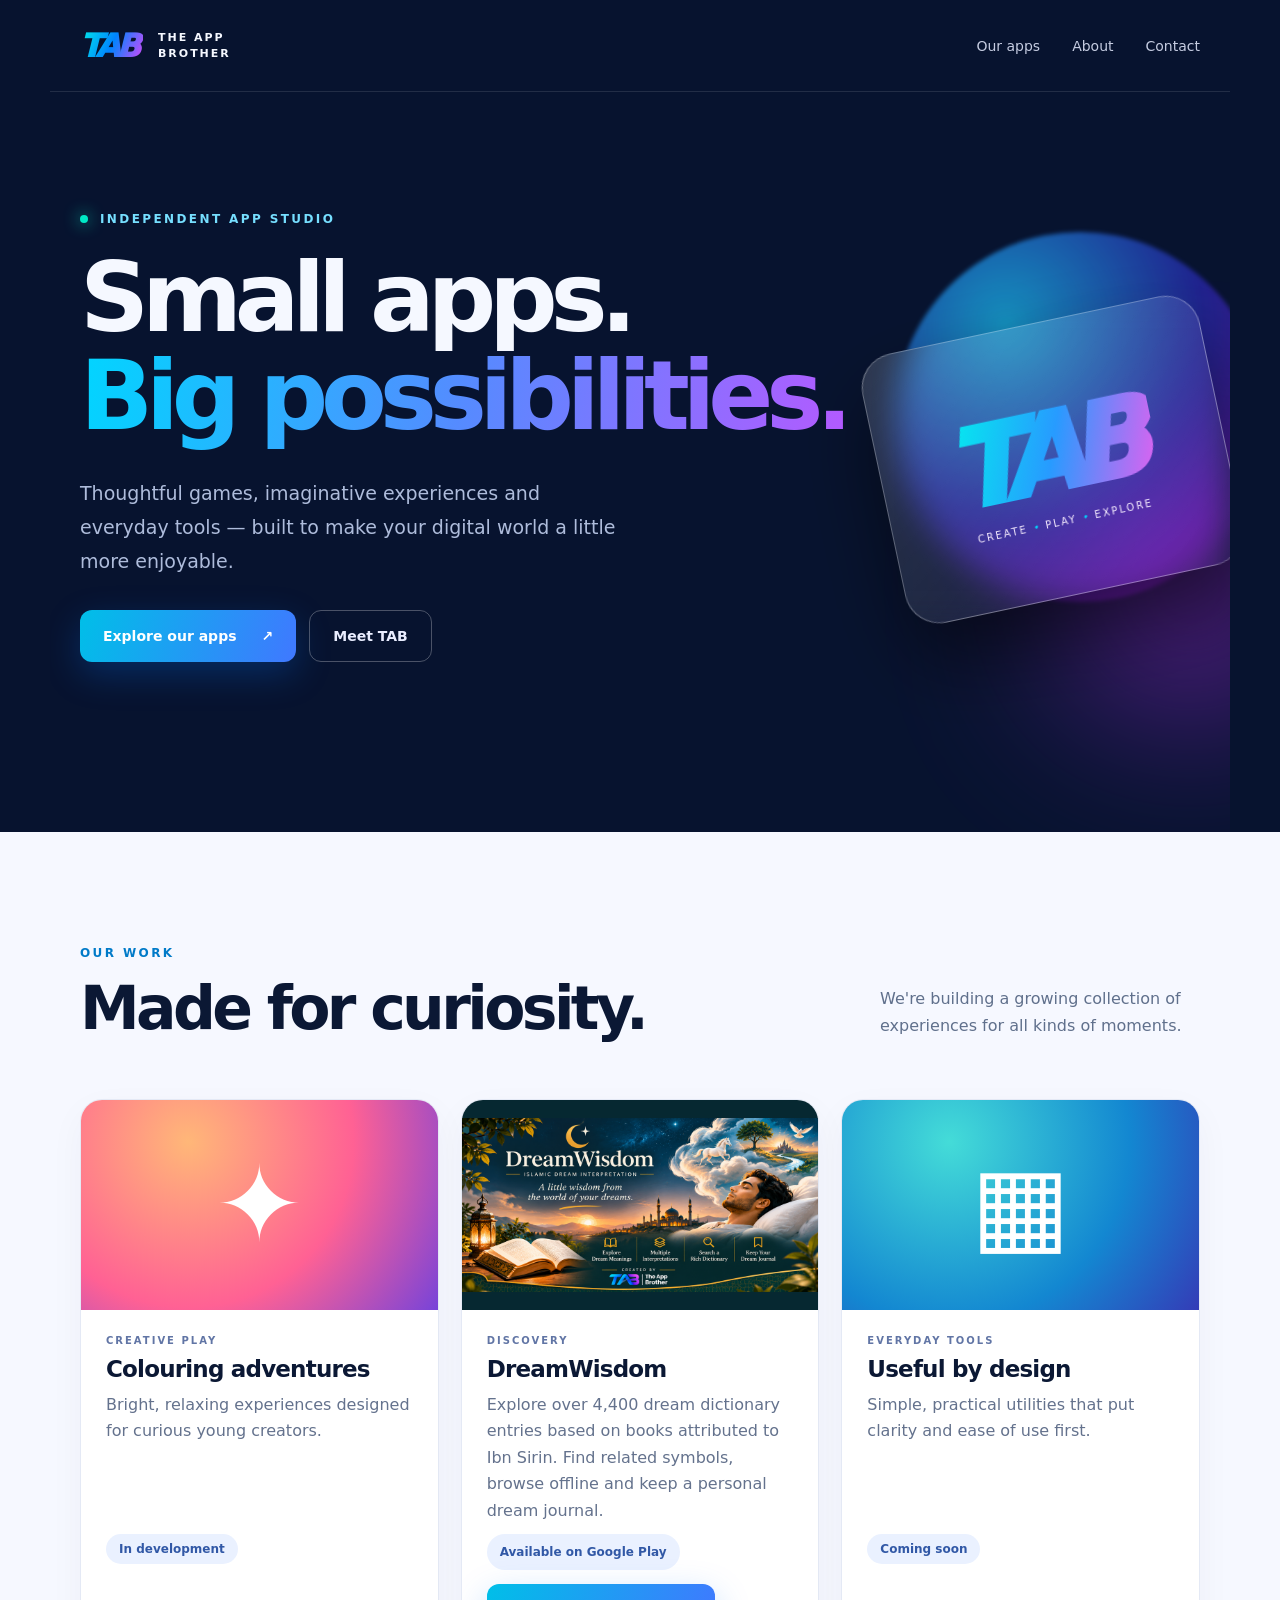
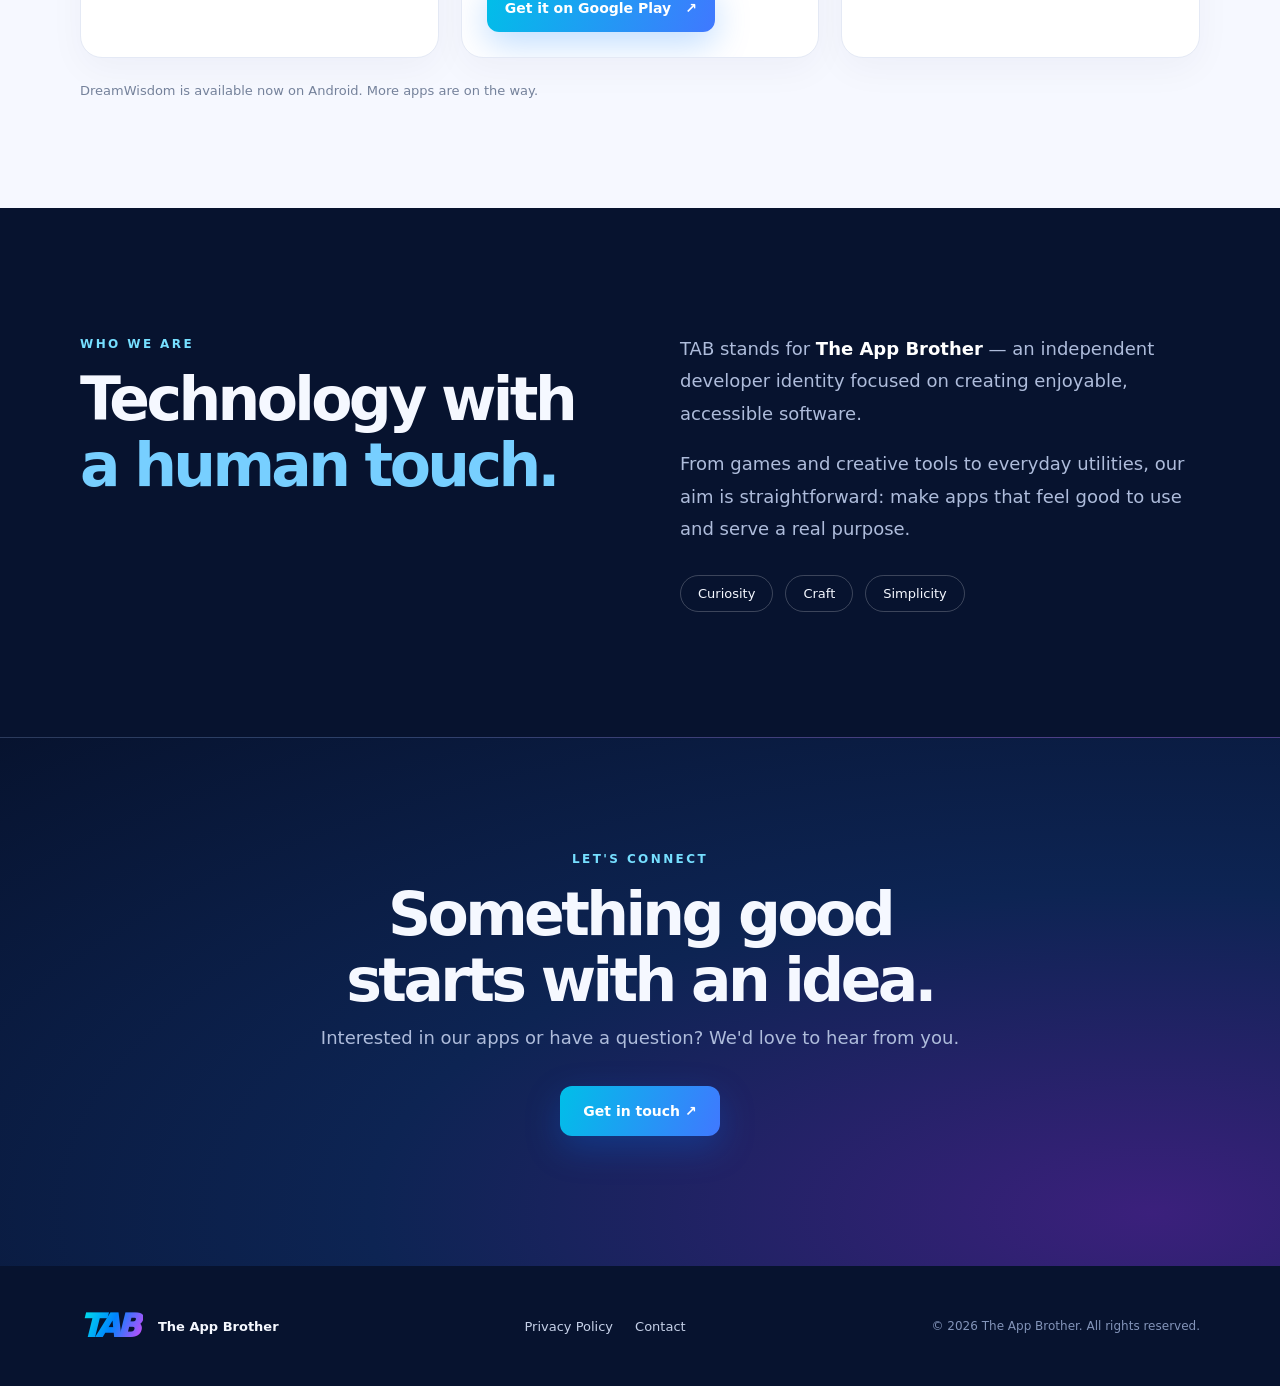
<file: index.html>
<!doctype html><html lang="en"><head><meta charset="utf-8"><meta name="viewport" content="width=device-width,initial-scale=1"><meta name="theme-color" content="#07132f"><meta name="description" content="TAB — The App Brother creates games, creative experiences and useful apps for everyday life."><title>TAB — The App Brother</title><link rel="icon" href="favicon.svg" type="image/svg+xml"><link rel="stylesheet" href="styles.css"><script async src="https://pagead2.googlesyndication.com/pagead/js/adsbygoogle.js?client=ca-pub-8502510907211006"
     crossorigin="anonymous"></script>
</head><body><header class="nav wrap"><a class="brand" href="#home" aria-label="TAB home"><span class="symbol">TAB</span><span class="brandname">THE APP<br>BROTHER</span></a><nav><a href="#apps">Our apps</a><a href="#about">About</a><a href="#contact">Contact</a></nav></header><main id="home"><section class="hero wrap"><div class="eyebrow"><span class="dot"></span> INDEPENDENT APP STUDIO</div><h1>Small apps.<br><span>Big possibilities.</span></h1><p>Thoughtful games, imaginative experiences and everyday tools — built to make your digital world a little more enjoyable.</p><div class="actions"><a class="btn primary" href="#apps">Explore our apps <span>↗</span></a><a class="btn secondary" href="#about">Meet TAB</a></div><div class="hero-art" aria-hidden="true"><div class="orb orb1"></div><div class="orb orb2"></div><div class="glass"><div class="glasslogo">TAB</div><div class="glasscaption">CREATE <i>•</i> PLAY <i>•</i> EXPLORE</div></div></div></section><section class="apps-section" id="apps"><div class="wrap"><div class="sectiontop"><div><span class="kicker">OUR WORK</span><h2>Made for curiosity.</h2></div><p>We're building a growing collection of experiences for all kinds of moments.</p></div><div class="cards"><article class="appcard"><div class="art art1"><span>✦</span></div><div class="cardbody"><span class="type">CREATIVE PLAY</span><h3>Colouring adventures</h3><p>Bright, relaxing experiences designed for curious young creators.</p><span class="status">In development</span></div></article><article class="appcard"><a class="app-artwork" href="https://play.google.com/store/apps/details?id=com.theappbrother.dreamwisdom" aria-label="Explore DreamWisdom on Google Play"><img src="DreamWisdom_Feature_Graphic_TAB_1024x500.png" alt="DreamWisdom — Islamic dream interpretation. Explore dream meanings, multiple interpretations, dictionary search and a dream journal. Created by The App Brother." width="1024" height="500" loading="lazy" ></a><div class="cardbody"><span class="type">DISCOVERY</span><h3>DreamWisdom</h3><p>Explore over 4,400 dream dictionary entries based on books attributed to Ibn Sirin. Find related symbols, browse offline and keep a personal dream journal.</p><p><span class="status">Available on Google Play</span></p><a class="btn primary" href="https://play.google.com/store/apps/details?id=com.theappbrother.dreamwisdom" aria-label="Get DreamWisdom on Google Play">Get it on Google Play <span aria-hidden="true">↗</span></a></div></article><article class="appcard"><div class="art art3"><span>▦</span></div><div class="cardbody"><span class="type">EVERYDAY TOOLS</span><h3>Useful by design</h3><p>Simple, practical utilities that put clarity and ease of use first.</p><span class="status">Coming soon</span></div></article></div><p class="note">DreamWisdom is available now on Android. More apps are on the way.</p></div></section><section class="about wrap" id="about"><div><span class="kicker">WHO WE ARE</span><h2>Technology with<br><em>a human touch.</em></h2></div><div><p>TAB stands for <strong>The App Brother</strong> — an independent developer identity focused on creating enjoyable, accessible software.</p><p>From games and creative tools to everyday utilities, our aim is straightforward: make apps that feel good to use and serve a real purpose.</p><div class="values"><span>Curiosity</span><span>Craft</span><span>Simplicity</span></div></div></section><section class="contact-section" id="contact"><div class="wrap contact"><span class="kicker">LET'S CONNECT</span><h2>Something good<br>starts with an idea.</h2><p>Interested in our apps or have a question? We'd love to hear from you.</p><a class="btn primary" href="mailto:theappbrother@gmail.com">Get in touch ↗</a></div></section></main><footer class="wrap"><div class="footerbrand"><span class="symbol">TAB</span><span>The App Brother</span></div><div class="footerlinks"><a href="privacy.html">Privacy Policy</a><a href="mailto:theappbrother@gmail.com">Contact</a></div><span class="copyright">© <span id="year"></span> The App Brother. All rights reserved.</span></footer><script>document.getElementById('year').textContent=new Date().getFullYear()</script></body></html>
</file>
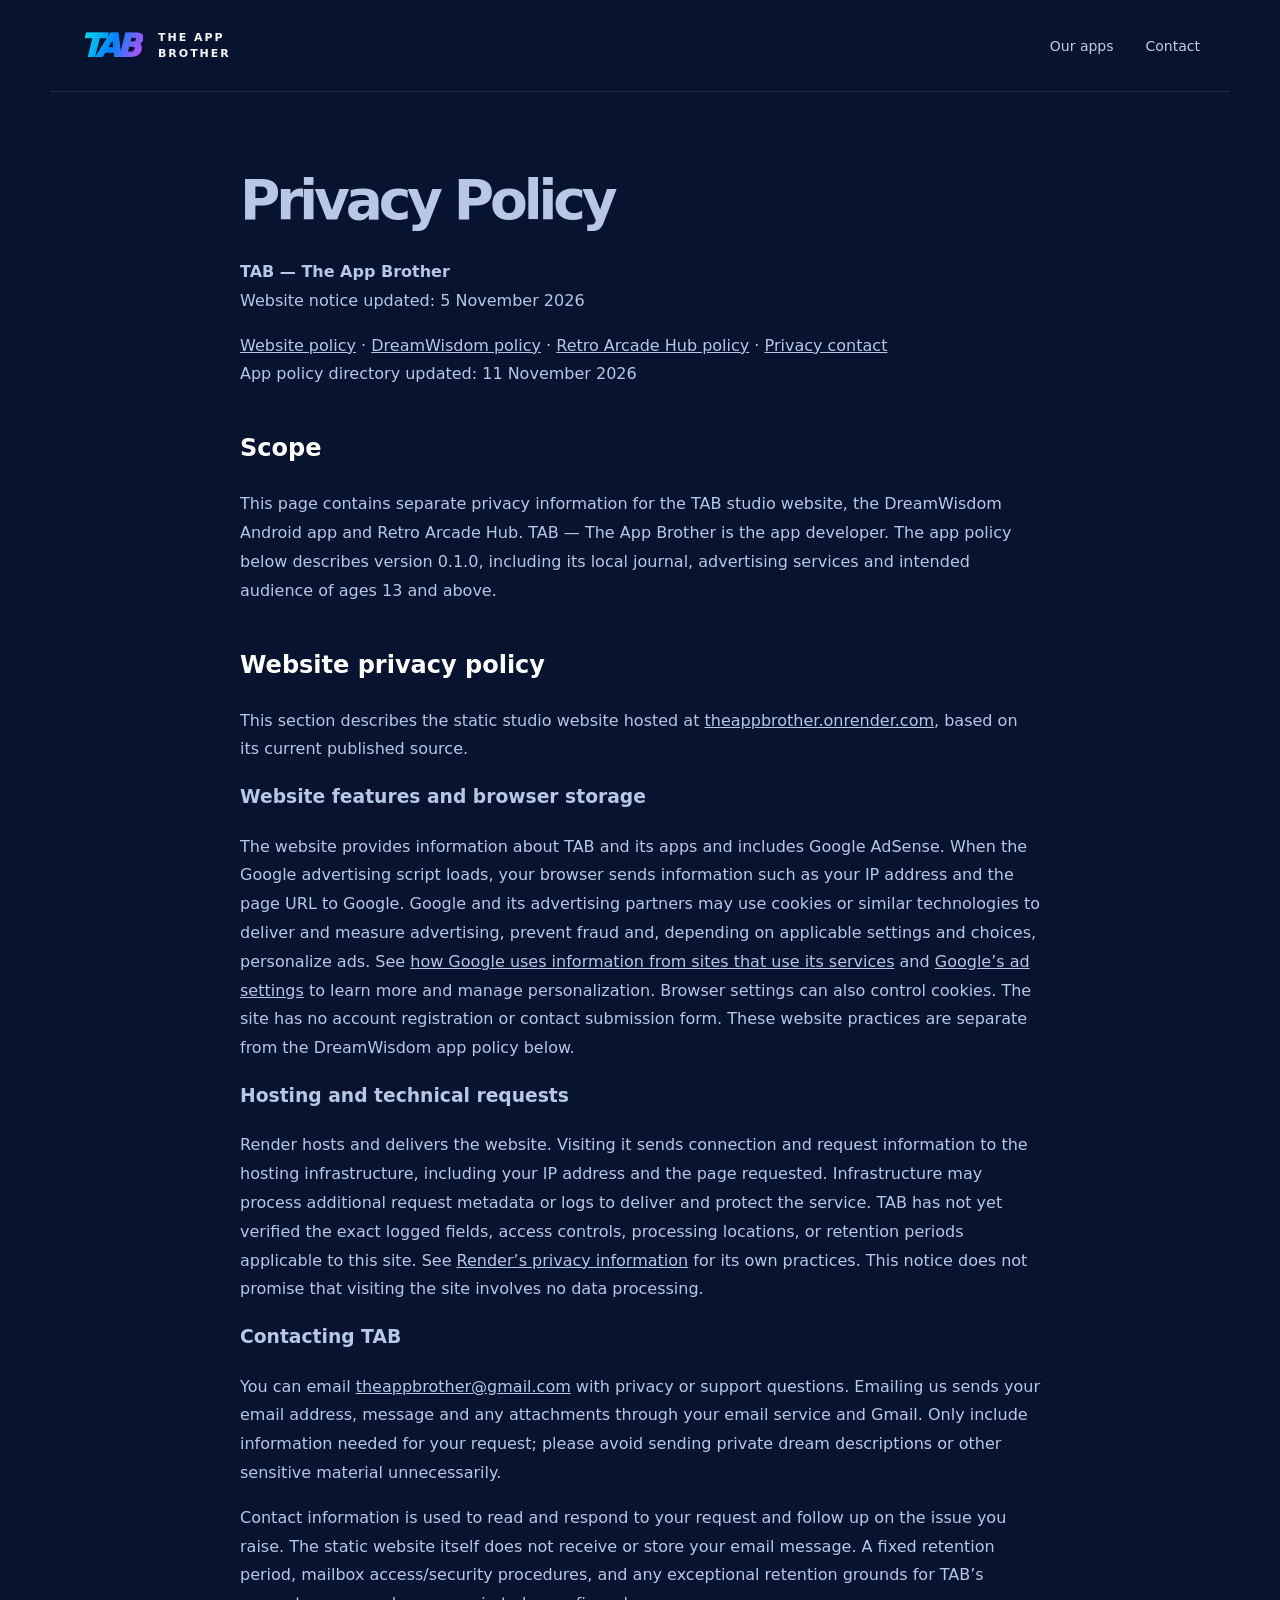
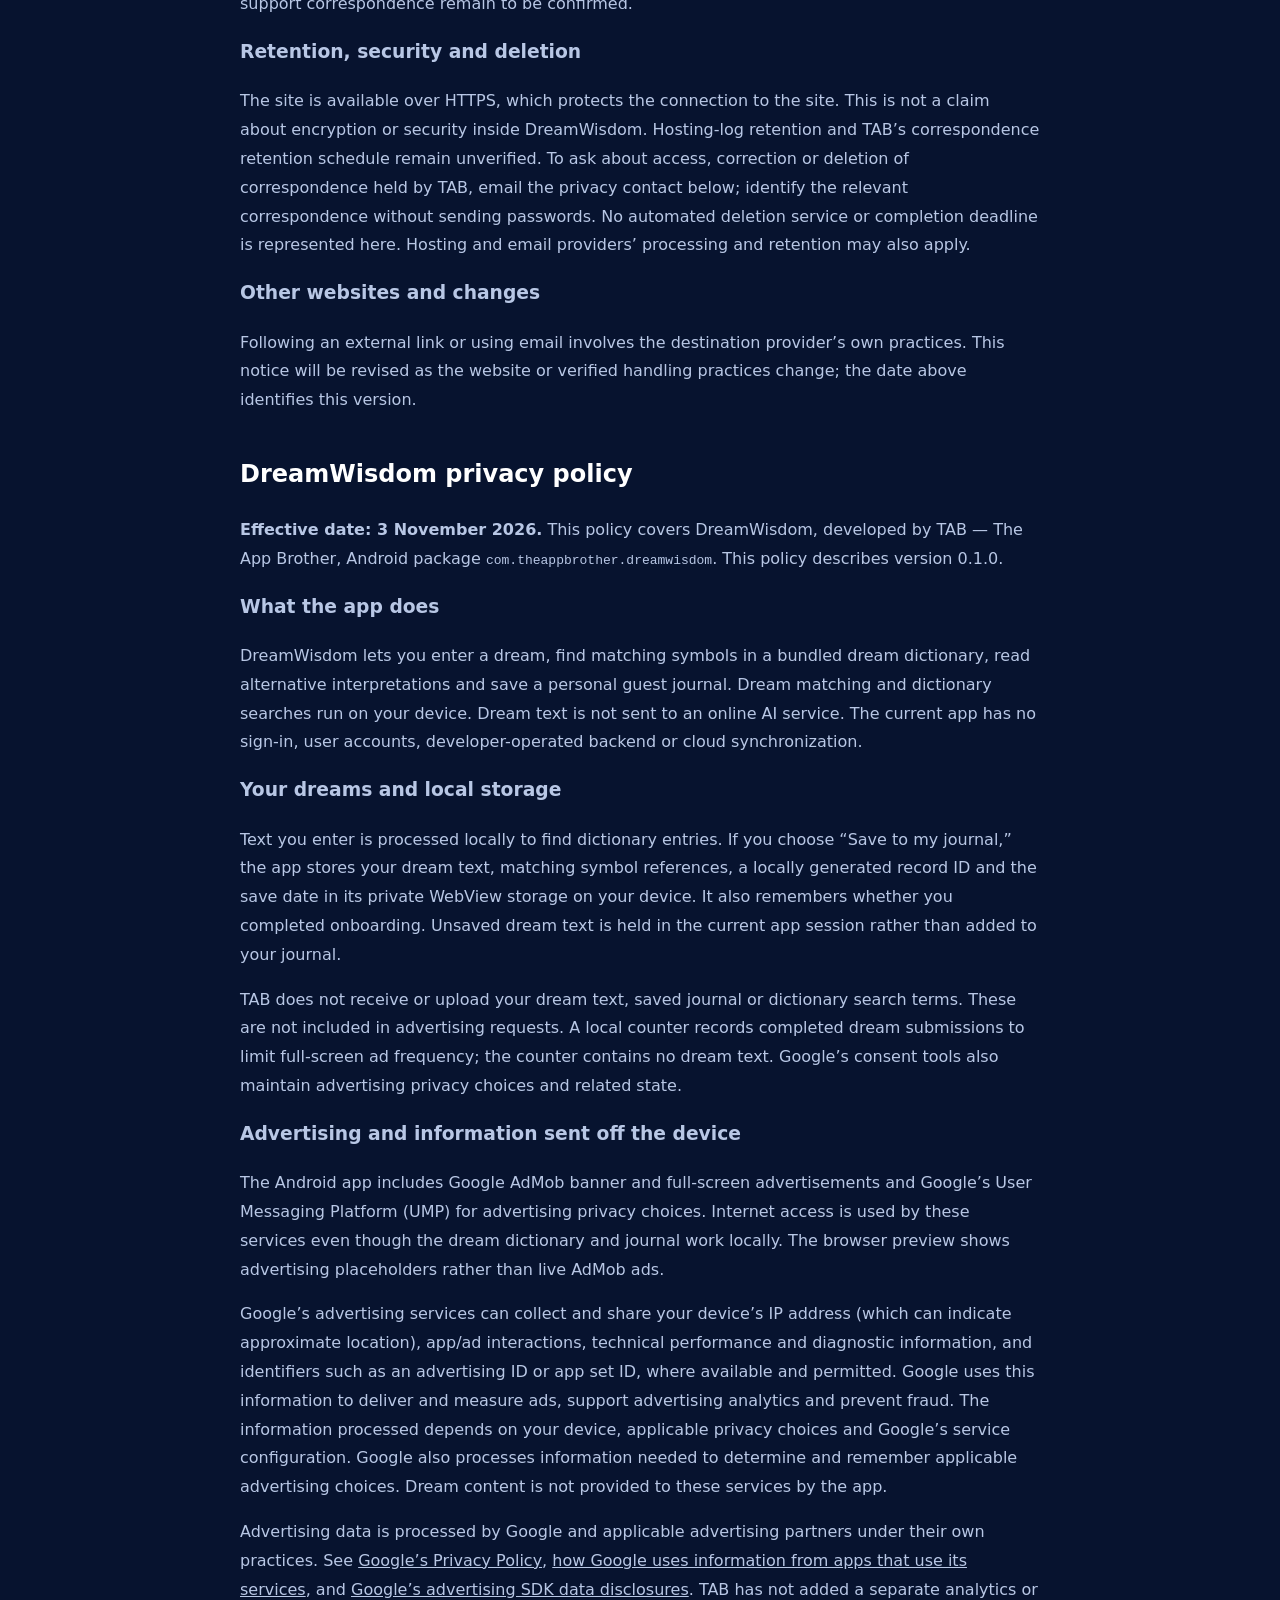
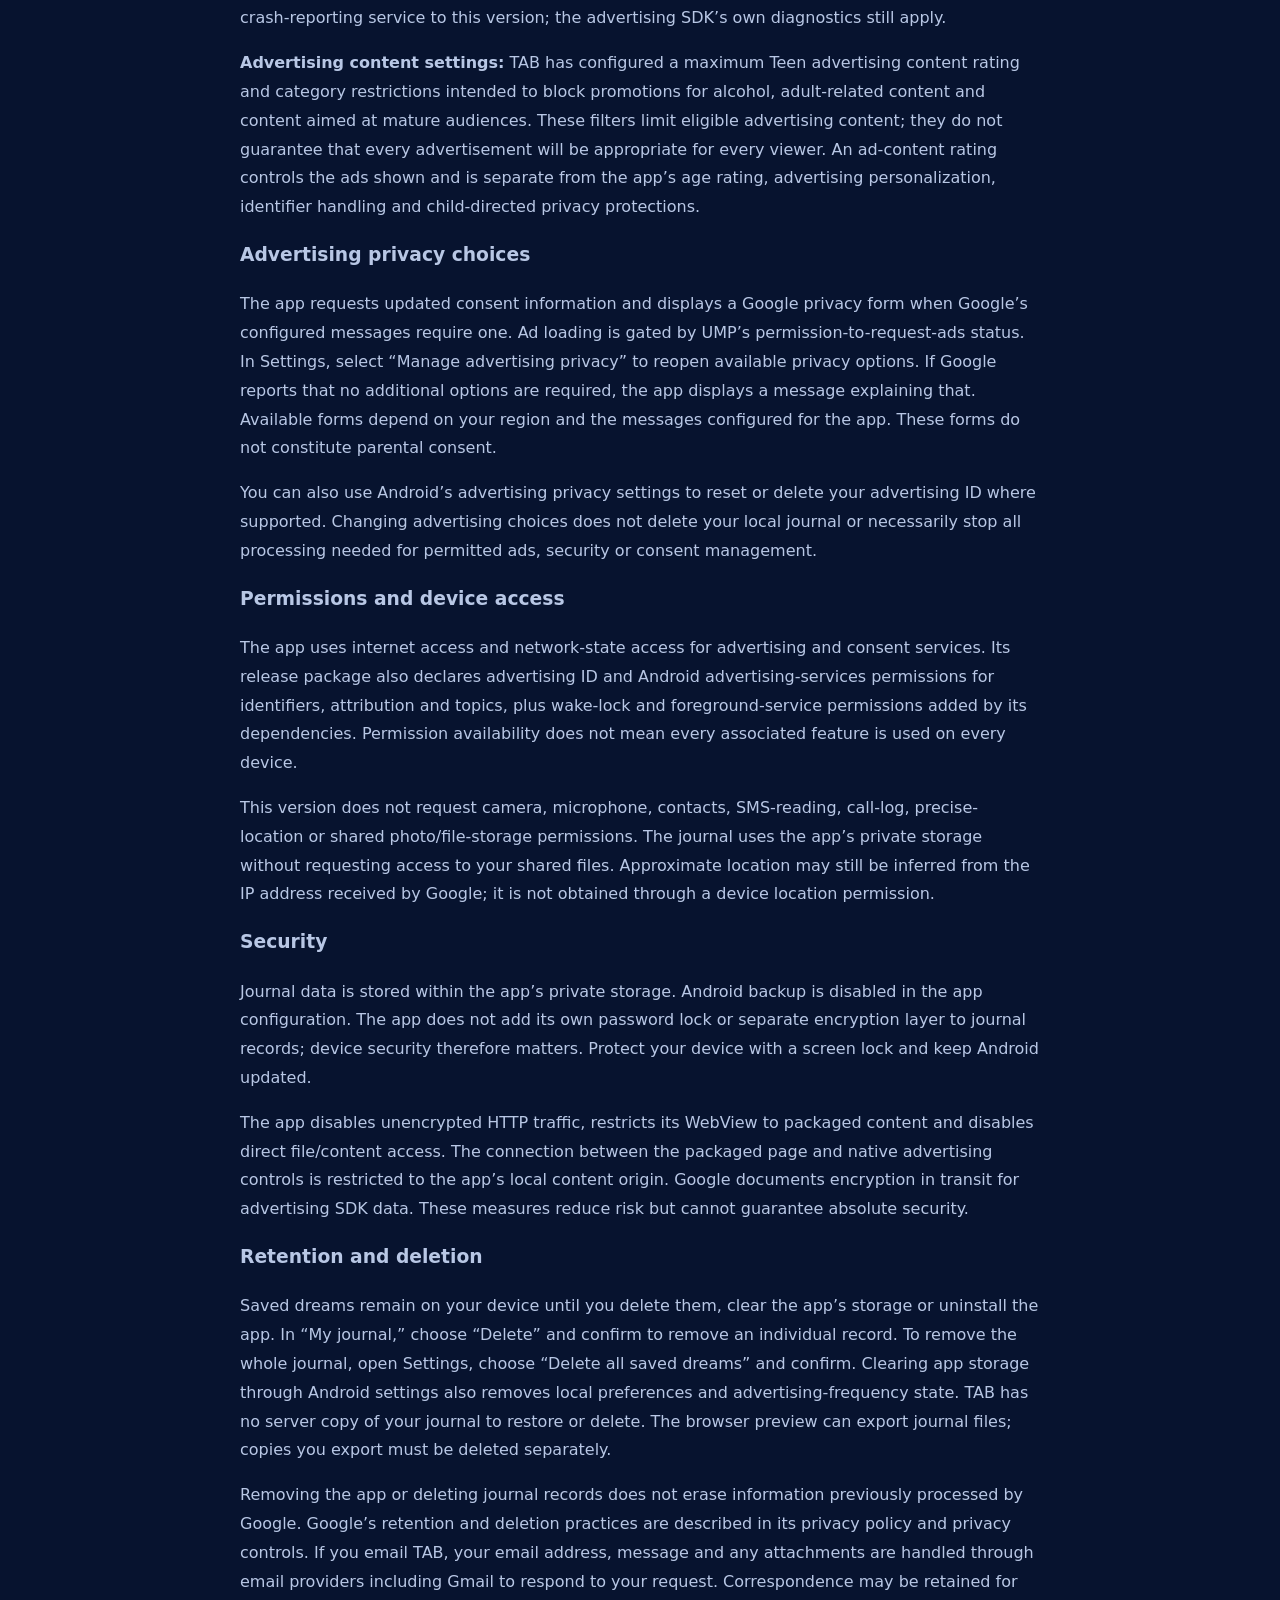
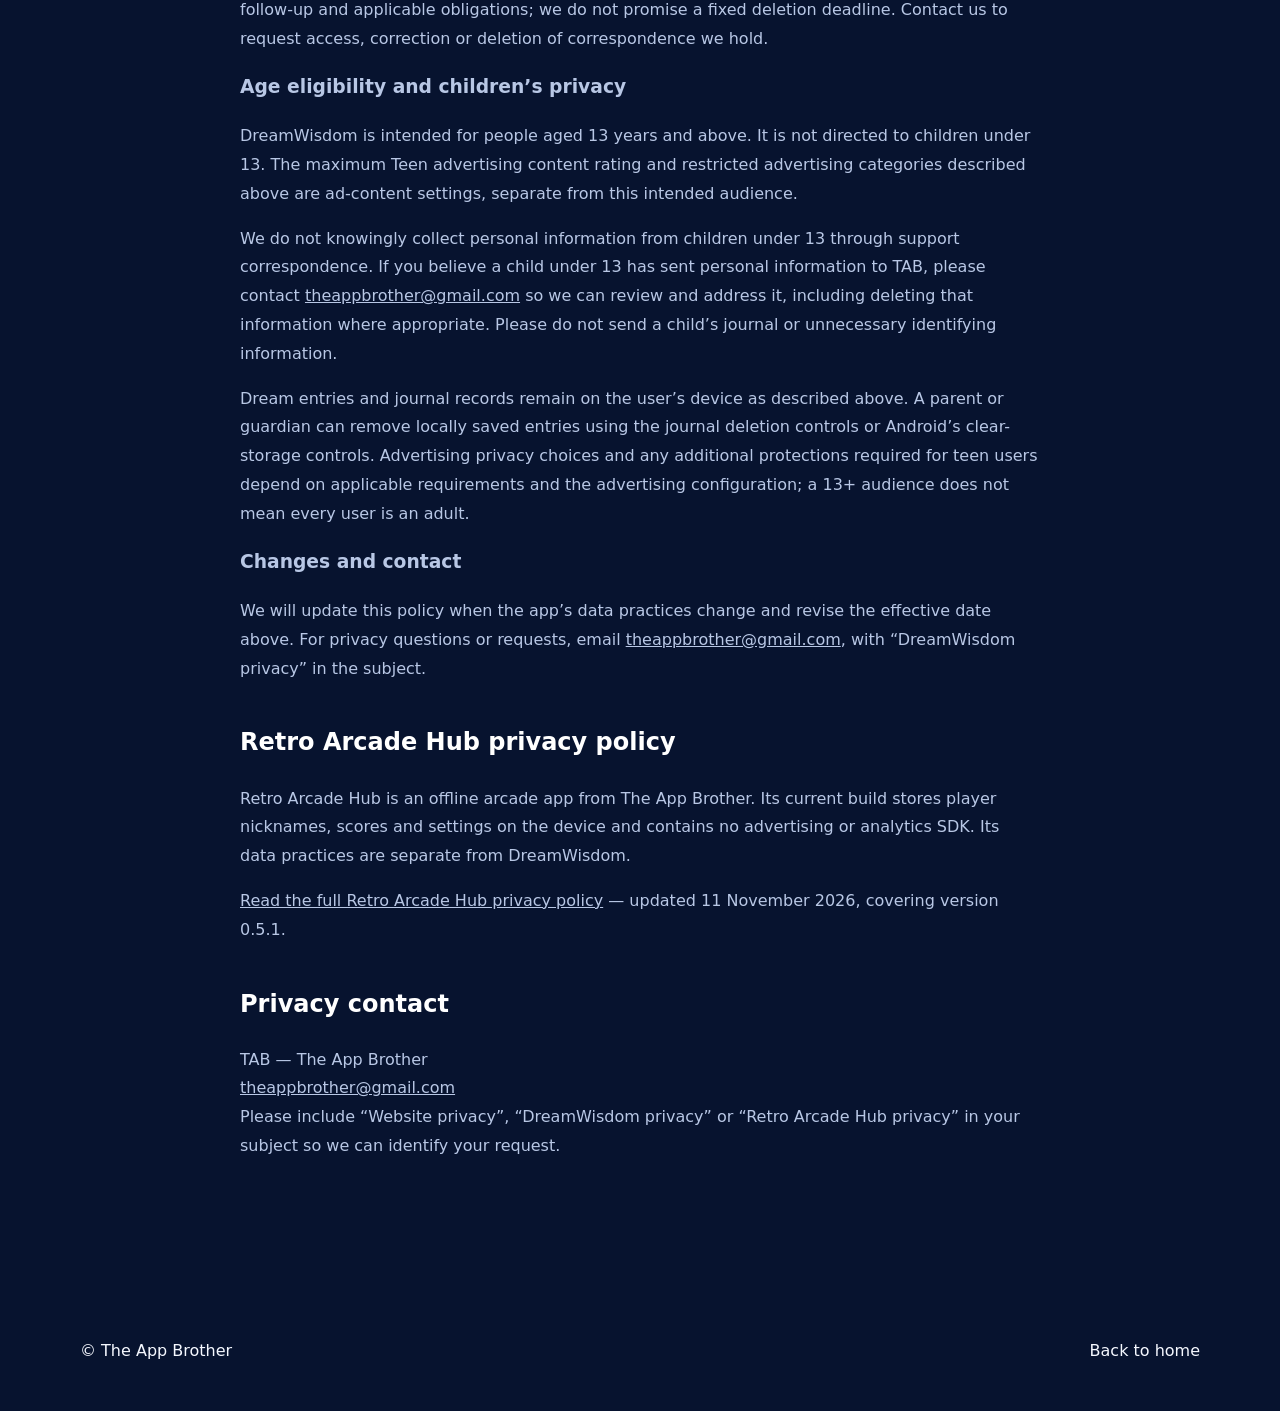
<file: privacy.html>
<!doctype html>
<html lang="en">
<head><meta charset="utf-8"><meta name="viewport" content="width=device-width,initial-scale=1"><meta name="description" content="Privacy policies for DreamWisdom, Retro Arcade Hub and the TAB — The App Brother website."><title>Privacy Policy — TAB / The App Brother</title><link rel="icon" href="favicon.svg" type="image/svg+xml"><link rel="stylesheet" href="styles.css"><script async src="https://pagead2.googlesyndication.com/pagead/js/adsbygoogle.js?client=ca-pub-8502510907211006"
     crossorigin="anonymous"></script>
</head>
<body>
<header class="nav wrap"><a class="brand" href="index.html"><span class="symbol">TAB</span><span class="brandname">THE APP<br>BROTHER</span></a><nav aria-label="Main"><a href="index.html#apps">Our apps</a><a href="#contact">Contact</a></nav></header>
<main class="legal">
<h1>Privacy Policy</h1>
<p><strong>TAB — The App Brother</strong><br>Website notice updated: 5 November 2026</p>
<nav aria-label="Privacy sections"><a href="#website">Website policy</a> · <a href="#dreamwiser">DreamWisdom policy</a> · <a href="retro-arcade-hub-privacy.html">Retro Arcade Hub policy</a> · <a href="#contact">Privacy contact</a></nav>
<p>App policy directory updated: 11 November 2026</p>
<h2 id="scope">Scope</h2>
<p>This page contains separate privacy information for the TAB studio website, the DreamWisdom Android app and Retro Arcade Hub. TAB — The App Brother is the app developer. The app policy below describes version 0.1.0, including its local journal, advertising services and intended audience of ages 13 and above.</p>
<section id="website" aria-labelledby="website-heading">
<h2 id="website-heading">Website privacy policy</h2>
<p>This section describes the static studio website hosted at <a href="https://theappbrother.onrender.com">theappbrother.onrender.com</a>, based on its current published source.</p>
<h3>Website features and browser storage</h3>
<p>The website provides information about TAB and its apps and includes Google AdSense. When the Google advertising script loads, your browser sends information such as your IP address and the page URL to Google. Google and its advertising partners may use cookies or similar technologies to deliver and measure advertising, prevent fraud and, depending on applicable settings and choices, personalize ads. See <a href="https://policies.google.com/technologies/partner-sites">how Google uses information from sites that use its services</a> and <a href="https://adssettings.google.com/">Google’s ad settings</a> to learn more and manage personalization. Browser settings can also control cookies. The site has no account registration or contact submission form. These website practices are separate from the DreamWisdom app policy below.</p>
<h3>Hosting and technical requests</h3>
<p>Render hosts and delivers the website. Visiting it sends connection and request information to the hosting infrastructure, including your IP address and the page requested. Infrastructure may process additional request metadata or logs to deliver and protect the service. TAB has not yet verified the exact logged fields, access controls, processing locations, or retention periods applicable to this site. See <a href="https://render.com/privacy">Render’s privacy information</a> for its own practices. This notice does not promise that visiting the site involves no data processing.</p>
<h3>Contacting TAB</h3>
<p>You can email <a href="mailto:theappbrother@gmail.com">theappbrother@gmail.com</a> with privacy or support questions. Emailing us sends your email address, message and any attachments through your email service and Gmail. Only include information needed for your request; please avoid sending private dream descriptions or other sensitive material unnecessarily.</p>
<p>Contact information is used to read and respond to your request and follow up on the issue you raise. The static website itself does not receive or store your email message. A fixed retention period, mailbox access/security procedures, and any exceptional retention grounds for TAB’s support correspondence remain to be confirmed.</p>
<h3>Retention, security and deletion</h3>
<p>The site is available over HTTPS, which protects the connection to the site. This is not a claim about encryption or security inside DreamWisdom. Hosting-log retention and TAB’s correspondence retention schedule remain unverified. To ask about access, correction or deletion of correspondence held by TAB, email the privacy contact below; identify the relevant correspondence without sending passwords. No automated deletion service or completion deadline is represented here. Hosting and email providers’ processing and retention may also apply.</p>
<h3>Other websites and changes</h3>
<p>Following an external link or using email involves the destination provider’s own practices. This notice will be revised as the website or verified handling practices change; the date above identifies this version.</p>
</section>
<section id="dreamwiser" aria-labelledby="dreamwiser-heading">
<h2 id="dreamwiser-heading">DreamWisdom privacy policy</h2>
<p><strong>Effective date: 3 November 2026.</strong> This policy covers DreamWisdom, developed by TAB — The App Brother, Android package <code>com.theappbrother.dreamwisdom</code>. This policy describes version 0.1.0.</p>
<h3>What the app does</h3>
<p>DreamWisdom lets you enter a dream, find matching symbols in a bundled dream dictionary, read alternative interpretations and save a personal guest journal. Dream matching and dictionary searches run on your device. Dream text is not sent to an online AI service. The current app has no sign-in, user accounts, developer-operated backend or cloud synchronization.</p>
<h3>Your dreams and local storage</h3>
<p>Text you enter is processed locally to find dictionary entries. If you choose “Save to my journal,” the app stores your dream text, matching symbol references, a locally generated record ID and the save date in its private WebView storage on your device. It also remembers whether you completed onboarding. Unsaved dream text is held in the current app session rather than added to your journal.</p>
<p>TAB does not receive or upload your dream text, saved journal or dictionary search terms. These are not included in advertising requests. A local counter records completed dream submissions to limit full-screen ad frequency; the counter contains no dream text. Google’s consent tools also maintain advertising privacy choices and related state.</p>
<h3>Advertising and information sent off the device</h3>
<p>The Android app includes Google AdMob banner and full-screen advertisements and Google’s User Messaging Platform (UMP) for advertising privacy choices. Internet access is used by these services even though the dream dictionary and journal work locally. The browser preview shows advertising placeholders rather than live AdMob ads.</p>
<p>Google’s advertising services can collect and share your device’s IP address (which can indicate approximate location), app/ad interactions, technical performance and diagnostic information, and identifiers such as an advertising ID or app set ID, where available and permitted. Google uses this information to deliver and measure ads, support advertising analytics and prevent fraud. The information processed depends on your device, applicable privacy choices and Google’s service configuration. Google also processes information needed to determine and remember applicable advertising choices. Dream content is not provided to these services by the app.</p>
<p>Advertising data is processed by Google and applicable advertising partners under their own practices. See <a href="https://policies.google.com/privacy">Google’s Privacy Policy</a>, <a href="https://policies.google.com/technologies/partner-sites">how Google uses information from apps that use its services</a>, and <a href="https://developers.google.com/admob/android/privacy/play-data-disclosure">Google’s advertising SDK data disclosures</a>. TAB has not added a separate analytics or crash-reporting service to this version; the advertising SDK’s own diagnostics still apply.</p>
<p><strong>Advertising content settings:</strong> TAB has configured a maximum Teen advertising content rating and category restrictions intended to block promotions for alcohol, adult-related content and content aimed at mature audiences. These filters limit eligible advertising content; they do not guarantee that every advertisement will be appropriate for every viewer. An ad-content rating controls the ads shown and is separate from the app’s age rating, advertising personalization, identifier handling and child-directed privacy protections.</p>
<h3>Advertising privacy choices</h3>
<p>The app requests updated consent information and displays a Google privacy form when Google’s configured messages require one. Ad loading is gated by UMP’s permission-to-request-ads status. In Settings, select “Manage advertising privacy” to reopen available privacy options. If Google reports that no additional options are required, the app displays a message explaining that. Available forms depend on your region and the messages configured for the app. These forms do not constitute parental consent.</p>
<p>You can also use Android’s advertising privacy settings to reset or delete your advertising ID where supported. Changing advertising choices does not delete your local journal or necessarily stop all processing needed for permitted ads, security or consent management.</p>
<h3>Permissions and device access</h3>
<p>The app uses internet access and network-state access for advertising and consent services. Its release package also declares advertising ID and Android advertising-services permissions for identifiers, attribution and topics, plus wake-lock and foreground-service permissions added by its dependencies. Permission availability does not mean every associated feature is used on every device.</p>
<p>This version does not request camera, microphone, contacts, SMS-reading, call-log, precise-location or shared photo/file-storage permissions. The journal uses the app’s private storage without requesting access to your shared files. Approximate location may still be inferred from the IP address received by Google; it is not obtained through a device location permission.</p>
<h3>Security</h3>
<p>Journal data is stored within the app’s private storage. Android backup is disabled in the app configuration. The app does not add its own password lock or separate encryption layer to journal records; device security therefore matters. Protect your device with a screen lock and keep Android updated.</p>
<p>The app disables unencrypted HTTP traffic, restricts its WebView to packaged content and disables direct file/content access. The connection between the packaged page and native advertising controls is restricted to the app’s local content origin. Google documents encryption in transit for advertising SDK data. These measures reduce risk but cannot guarantee absolute security.</p>
<h3>Retention and deletion</h3>
<p>Saved dreams remain on your device until you delete them, clear the app’s storage or uninstall the app. In “My journal,” choose “Delete” and confirm to remove an individual record. To remove the whole journal, open Settings, choose “Delete all saved dreams” and confirm. Clearing app storage through Android settings also removes local preferences and advertising-frequency state. TAB has no server copy of your journal to restore or delete. The browser preview can export journal files; copies you export must be deleted separately.</p>
<p>Removing the app or deleting journal records does not erase information previously processed by Google. Google’s retention and deletion practices are described in its privacy policy and privacy controls. If you email TAB, your email address, message and any attachments are handled through email providers including Gmail to respond to your request. Correspondence may be retained for follow-up and applicable obligations; we do not promise a fixed deletion deadline. Contact us to request access, correction or deletion of correspondence we hold.</p>
<h3>Age eligibility and children’s privacy</h3>
<p>DreamWisdom is intended for people aged 13 years and above. It is not directed to children under 13. The maximum Teen advertising content rating and restricted advertising categories described above are ad-content settings, separate from this intended audience.</p>
<p>We do not knowingly collect personal information from children under 13 through support correspondence. If you believe a child under 13 has sent personal information to TAB, please contact <a href="mailto:theappbrother@gmail.com?subject=DreamWisdom%20privacy%20question">theappbrother@gmail.com</a> so we can review and address it, including deleting that information where appropriate. Please do not send a child’s journal or unnecessary identifying information.</p>
<p>Dream entries and journal records remain on the user’s device as described above. A parent or guardian can remove locally saved entries using the journal deletion controls or Android’s clear-storage controls. Advertising privacy choices and any additional protections required for teen users depend on applicable requirements and the advertising configuration; a 13+ audience does not mean every user is an adult.</p>
<h3>Changes and contact</h3>
<p>We will update this policy when the app’s data practices change and revise the effective date above. For privacy questions or requests, email <a href="mailto:theappbrother@gmail.com?subject=DreamWisdom%20privacy%20question">theappbrother@gmail.com</a>, with “DreamWisdom privacy” in the subject.</p>
</section>
<section id="retro-arcade-hub" aria-labelledby="retro-arcade-hub-heading">
<h2 id="retro-arcade-hub-heading">Retro Arcade Hub privacy policy</h2>
<p>Retro Arcade Hub is an offline arcade app from The App Brother. Its current build stores player nicknames, scores and settings on the device and contains no advertising or analytics SDK. Its data practices are separate from DreamWisdom.</p>
<p><a href="retro-arcade-hub-privacy.html">Read the full Retro Arcade Hub privacy policy</a> — updated 11 November 2026, covering version 0.5.1.</p>
</section>
<section id="contact"><h2>Privacy contact</h2><p>TAB — The App Brother<br><a href="mailto:theappbrother@gmail.com">theappbrother@gmail.com</a><br>Please include “Website privacy”, “DreamWisdom privacy” or “Retro Arcade Hub privacy” in your subject so we can identify your request.</p></section>
</main>
<footer class="wrap"><span>© The App Brother</span><a href="index.html">Back to home</a></footer>
</body></html>
</file>
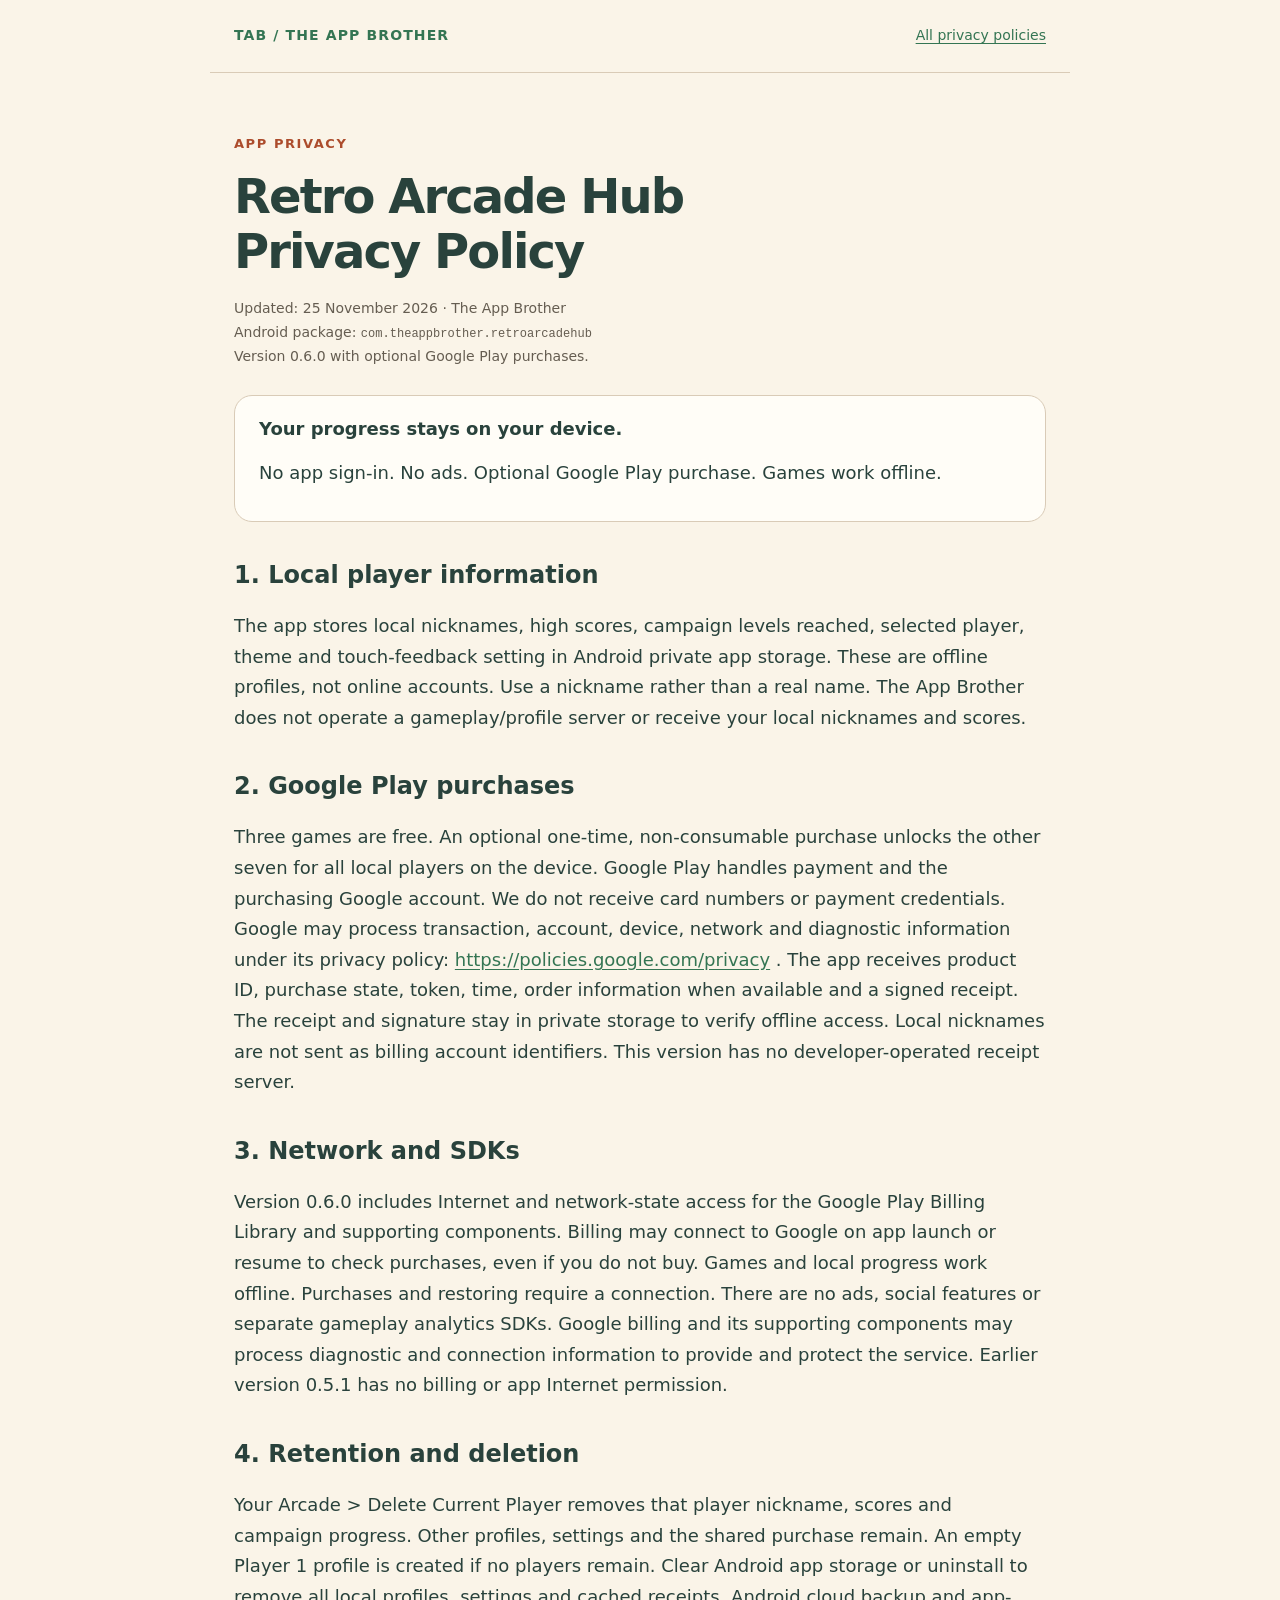
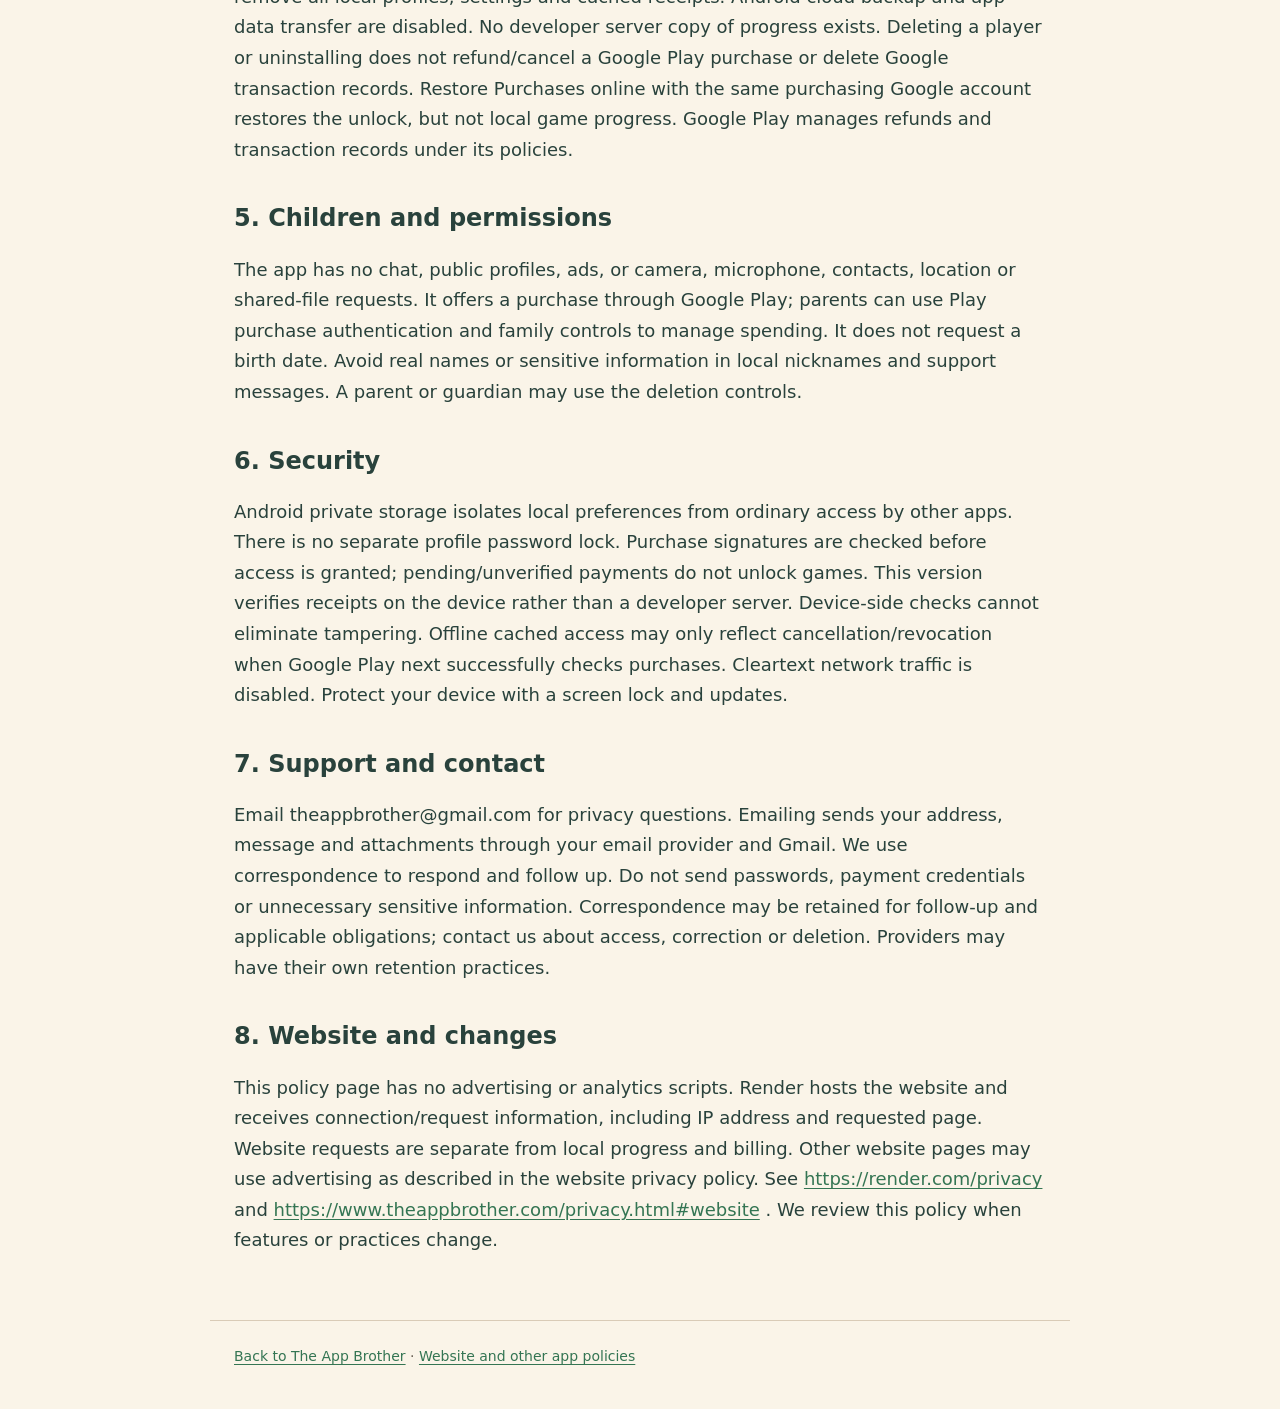
<file: retro-arcade-hub-privacy.html>
<!doctype html>
<html lang="en">
<head>
<meta charset="utf-8">
<meta name="viewport" content="width=device-width,initial-scale=1">
<meta name="theme-color" content="#faf4e8">
<meta name="description" content="Privacy policy for Retro Arcade Hub by The App Brother: offline profiles, local scores and settings, and deletion controls.">
<title>Retro Arcade Hub — Privacy Policy | The App Brother</title>
<link rel="canonical" href="https://www.theappbrother.com/retro-arcade-hub-privacy.html">
<link rel="icon" href="favicon.svg" type="image/svg+xml">
<style>
:root{color-scheme:light;--paper:#faf4e8;--ink:#29423c;--muted:#655d51;--line:#d9cbb7;--accent:#347553}
*{box-sizing:border-box}body{margin:0;background:var(--paper);color:var(--ink);font:18px/1.7 system-ui,-apple-system,BlinkMacSystemFont,"Segoe UI",sans-serif}
a{color:var(--accent);text-underline-offset:3px}a:focus-visible{outline:3px solid #ac4c2c;outline-offset:4px}
header,main,footer{max-width:860px;margin:auto;padding:24px}header{display:flex;justify-content:space-between;align-items:center;gap:20px;border-bottom:1px solid var(--line);font-size:14px}
.brand{font-weight:800;letter-spacing:.08em;text-decoration:none}main{padding-top:46px;padding-bottom:50px}h1{font-size:clamp(32px,6vw,48px);line-height:1.15;letter-spacing:-.04em;margin:12px 0 18px}h2{font-size:24px;line-height:1.3;margin-top:38px}p,ul{margin:14px 0}.eyebrow{font-size:13px;text-transform:uppercase;letter-spacing:.12em;font-weight:700;color:#ac4c2c}.summary{border:1px solid var(--line);background:#fffdf7;border-radius:18px;padding:18px 24px;margin:26px 0}.summary ul{padding-left:22px}code{overflow-wrap:anywhere;font-size:.86em}.meta,footer{color:var(--muted);font-size:14px}footer{border-top:1px solid var(--line);padding-bottom:40px}@media(max-width:550px){body{font-size:16px}header{flex-wrap:wrap}header,main,footer{padding-left:20px;padding-right:20px}.summary{padding:14px 18px}h2{font-size:21px}}
</style>
</head>
<body>
<header><a class="brand" href="index.html">TAB / THE APP BROTHER</a><a href="privacy.html">All privacy policies</a></header>
<main id="main"><p class="eyebrow">App privacy</p><h1>Retro Arcade Hub<br>Privacy Policy</h1><p class="meta">Updated: 25 November 2026 · The App Brother<br>Android package: <code>com.theappbrother.retroarcadehub</code><br>Version 0.6.0 with optional Google Play purchases.</p><div class="summary"><strong>Your progress stays on your device.</strong><p>No app sign-in. No ads. Optional Google Play purchase. Games work offline.</p></div><h2>1. Local player information</h2><p>The app stores local nicknames, high scores, campaign levels reached, selected player, theme and touch-feedback setting in Android private app storage. These are offline profiles, not online accounts. Use a nickname rather than a real name. The App Brother does not operate a gameplay/profile server or receive your local nicknames and scores.</p>
<h2>2. Google Play purchases</h2><p>Three games are free. An optional one-time, non-consumable purchase unlocks the other seven for all local players on the device. Google Play handles payment and the purchasing Google account. We do not receive card numbers or payment credentials. Google may process transaction, account, device, network and diagnostic information under its privacy policy: <a href="https://policies.google.com/privacy">https://policies.google.com/privacy</a> . The app receives product ID, purchase state, token, time, order information when available and a signed receipt. The receipt and signature stay in private storage to verify offline access. Local nicknames are not sent as billing account identifiers. This version has no developer-operated receipt server.</p>
<h2>3. Network and SDKs</h2><p>Version 0.6.0 includes Internet and network-state access for the Google Play Billing Library and supporting components. Billing may connect to Google on app launch or resume to check purchases, even if you do not buy. Games and local progress work offline. Purchases and restoring require a connection. There are no ads, social features or separate gameplay analytics SDKs. Google billing and its supporting components may process diagnostic and connection information to provide and protect the service. Earlier version 0.5.1 has no billing or app Internet permission.</p>
<h2>4. Retention and deletion</h2><p>Your Arcade &gt; Delete Current Player removes that player nickname, scores and campaign progress. Other profiles, settings and the shared purchase remain. An empty Player 1 profile is created if no players remain. Clear Android app storage or uninstall to remove all local profiles, settings and cached receipts. Android cloud backup and app-data transfer are disabled. No developer server copy of progress exists. Deleting a player or uninstalling does not refund/cancel a Google Play purchase or delete Google transaction records. Restore Purchases online with the same purchasing Google account restores the unlock, but not local game progress. Google Play manages refunds and transaction records under its policies.</p>
<h2>5. Children and permissions</h2><p>The app has no chat, public profiles, ads, or camera, microphone, contacts, location or shared-file requests. It offers a purchase through Google Play; parents can use Play purchase authentication and family controls to manage spending. It does not request a birth date. Avoid real names or sensitive information in local nicknames and support messages. A parent or guardian may use the deletion controls.</p>
<h2>6. Security</h2><p>Android private storage isolates local preferences from ordinary access by other apps. There is no separate profile password lock. Purchase signatures are checked before access is granted; pending/unverified payments do not unlock games. This version verifies receipts on the device rather than a developer server. Device-side checks cannot eliminate tampering. Offline cached access may only reflect cancellation/revocation when Google Play next successfully checks purchases. Cleartext network traffic is disabled. Protect your device with a screen lock and updates.</p>
<h2>7. Support and contact</h2><p>Email theappbrother@gmail.com for privacy questions. Emailing sends your address, message and attachments through your email provider and Gmail. We use correspondence to respond and follow up. Do not send passwords, payment credentials or unnecessary sensitive information. Correspondence may be retained for follow-up and applicable obligations; contact us about access, correction or deletion. Providers may have their own retention practices.</p>
<h2>8. Website and changes</h2><p>This policy page has no advertising or analytics scripts. Render hosts the website and receives connection/request information, including IP address and requested page. Website requests are separate from local progress and billing. Other website pages may use advertising as described in the website privacy policy. See <a href="https://render.com/privacy">https://render.com/privacy</a> and <a href="https://www.theappbrother.com/privacy.html#website">https://www.theappbrother.com/privacy.html#website</a> . We review this policy when features or practices change.</p>
</main>
<footer><a href="index.html">Back to The App Brother</a> · <a href="privacy.html">Website and other app policies</a></footer>
</body>
</html>
</file>
<file: styles.css>
:root{--bg:#07132f;--ink:#f5f8ff;--muted:#aebcdb;--cyan:#00d6ff;--violet:#a348ff;--blue:#0084ff}*{box-sizing:border-box}html{scroll-behavior:smooth}body{margin:0;background:var(--bg);color:var(--ink);font-family:Inter,ui-sans-serif,system-ui,-apple-system,BlinkMacSystemFont,'Segoe UI',sans-serif}a{color:inherit;text-decoration:none}.wrap{max-width:1180px;margin:auto;padding-left:30px;padding-right:30px}.nav{height:92px;display:flex;justify-content:space-between;align-items:center;border-bottom:1px solid #ffffff1c}.brand,.footerbrand{display:flex;align-items:center;gap:15px}.symbol{font-weight:1000;letter-spacing:-.12em;font-size:32px;padding-right:6px;background:linear-gradient(115deg,#00e4e9 5%,#0084ff 50%,#e044f9 100%);background-clip:text;color:transparent;font-style:italic}.brandname{font-size:11px;letter-spacing:.18em;font-weight:800;line-height:1.4}.nav nav{display:flex;gap:32px}.nav nav a{font-size:14px;color:#c5cce1}.nav nav a:hover,.footerlinks a:hover{color:var(--cyan)}.hero{min-height:740px;position:relative;overflow:hidden;padding-top:120px;padding-bottom:100px}.eyebrow,.kicker{font-size:12px;letter-spacing:.2em;font-weight:800;color:#76dfff}.eyebrow{display:flex;align-items:center;gap:12px}.dot{width:8px;height:8px;border-radius:50%;background:#00e9c6;box-shadow:0 0 16px #00e9c6}h1,h2,h3,p{margin-top:0}h1{font-size:clamp(55px,7.5vw,105px);line-height:1.02;letter-spacing:-.075em;margin:24px 0 30px;position:relative;z-index:2}h1 span{background:linear-gradient(100deg,#00d6ff,#558bff,#b45aff);background-clip:text;color:transparent}.hero>p{font-size:19px;line-height:1.8;color:var(--muted);max-width:540px;position:relative;z-index:2}.actions{display:flex;gap:13px;margin-top:32px;position:relative;z-index:2}.btn{display:inline-flex;gap:25px;align-items:center;justify-content:center;border-radius:12px;padding:17px 23px;font-weight:750;font-size:14px}.primary{background:linear-gradient(110deg,#00bfe8,#4078ff);color:#fff;box-shadow:0 12px 35px #0078ff40}.secondary{border:1px solid #ffffff45;color:#e9edff}.hero-art{position:absolute;right:-75px;top:140px;width:550px;height:480px;pointer-events:none}.orb{position:absolute;border-radius:50%;filter:blur(2px)}.orb1{width:370px;height:370px;background:radial-gradient(circle at 30% 25%,#1ac8ff,#2a2bba 52%,#6311a7 80%,transparent);right:40px;top:0;opacity:.7}.orb2{width:230px;height:230px;background:#b42df5;filter:blur(95px);bottom:10px;right:0;opacity:.6}.glass{position:absolute;top:90px;right:80px;width:345px;height:275px;border:1px solid #ffffff50;border-radius:35px;transform:rotate(-12deg);background:linear-gradient(145deg,#ffffff28,#ffffff05);backdrop-filter:blur(16px);box-shadow:0 40px 80px #0008;display:flex;flex-direction:column;align-items:center;justify-content:center}.glasslogo{font-size:108px;font-weight:1000;font-style:italic;letter-spacing:-.13em;padding-right:20px;background:linear-gradient(110deg,#00f5ec,#279bff,#f45bee);background-clip:text;color:transparent}.glasscaption{font-size:10px;letter-spacing:.2em;color:#f7edff}.glasscaption i{color:var(--cyan)}.apps-section{background:#f6f8ff;color:#0b1834;padding:110px 0}.sectiontop{display:flex;justify-content:space-between;align-items:end;gap:40px;margin-bottom:44px}.sectiontop h2,.about h2,.contact h2{font-size:clamp(38px,4.7vw,60px);letter-spacing:-.06em;line-height:1.1;margin:14px 0}.sectiontop p{max-width:320px;line-height:1.7;color:#60708c}.apps-section .kicker{color:#007ac8}.cards{display:grid;grid-template-columns:repeat(3,1fr);gap:22px}.appcard{background:#fff;border:1px solid #e4e9f5;border-radius:22px;overflow:hidden;box-shadow:0 12px 36px #10204c0a}.art{height:210px;display:grid;place-items:center;font-size:105px;color:white}.art1{background:radial-gradient(circle at 30% 20%,#ffb778,#ff6194 55%,#7743d9)}.art2{background:radial-gradient(circle at 40% 20%,#385eb7,#161c5d 65%,#5a268d)}.art3{background:radial-gradient(circle at 30% 20%,#44dcd8,#1387d1 60%,#343cb7)}.cardbody{padding:25px}.type{color:#6175a5;font-size:10px;letter-spacing:.2em;font-weight:850}.cardbody h3{font-size:23px;letter-spacing:-.035em;margin:10px 0}.cardbody p{color:#64728d;line-height:1.65;min-height:76px}.status{display:inline-block;border-radius:100px;background:#eaf1ff;color:#3158a6;padding:8px 13px;font-size:12px;font-weight:750}.note{margin:25px 0 0;color:#75829b;font-size:13px}.about{padding-top:125px;padding-bottom:125px;display:grid;grid-template-columns:1fr 1fr;gap:80px}.about em{font-style:normal;color:#77cfff}.about p{font-size:18px;color:var(--muted);line-height:1.8}.about strong{color:white}.values{display:flex;gap:12px;flex-wrap:wrap;margin-top:30px}.values span{border:1px solid #ffffff36;border-radius:100px;padding:10px 17px;font-size:13px}.contact-section{background:radial-gradient(ellipse at 90% 90%,#3b207c,#0d2453 48%,#07132f);border-top:1px solid #ffffff22}.contact{text-align:center;padding-top:110px;padding-bottom:110px}.contact p{color:var(--muted);font-size:18px}.contact .btn{margin:20px 0}.contact small{display:block;color:#9cafd5;font-size:12px}footer{min-height:120px;display:flex;align-items:center;justify-content:space-between;gap:20px}footer .footerbrand span:last-child{font-size:13px;font-weight:700}.footerlinks{display:flex;gap:22px;font-size:13px;color:#c6d1e8}.copyright{font-size:12px;color:#8394b9}.legal{max-width:850px;margin:80px auto 130px;padding:0 25px;line-height:1.8;color:#b8c7e5}.legal h1{font-size:55px}.legal h2{font-size:24px;margin-top:38px;color:white}.legal a{text-decoration:underline}@media(max-width:900px){.hero-art{opacity:.3;right:-230px}.cards{grid-template-columns:1fr 1fr}.about{gap:30px}}@media(max-width:650px){.nav{height:78px}.nav nav{gap:14px}.nav nav a{font-size:12px}.nav nav a:nth-child(2){display:none}.hero{padding-top:105px;min-height:650px}.hero-art{top:210px;right:-320px;opacity:.23}.hero>p{font-size:16px}.sectiontop{display:block}.cards,.about{grid-template-columns:1fr}.apps-section,.about{padding-top:80px;padding-bottom:80px}.about{gap:20px}footer{padding-top:30px;padding-bottom:30px;flex-wrap:wrap}.copyright{width:100%}.actions{flex-wrap:wrap}}
/* Keep app artwork and content aligned across the row. */
.appcard{display:flex;flex-direction:column}.appcard>.app-artwork{display:flex;height:210px;align-items:center;justify-content:center;background:#062831;overflow:hidden}.app-artwork img{display:block;width:100%;height:100%;object-fit:contain}.cardbody{display:grid;grid-template-rows:auto auto minmax(132px,1fr) 36px 52px;gap:10px;flex:1}.cardbody .type{grid-row:1}.cardbody h3{grid-row:2;margin:0}.cardbody>p:first-of-type{grid-row:3;min-height:0;margin:0}.cardbody>.status,.cardbody>p:has(.status){grid-row:4;align-self:start;justify-self:start;margin:0;min-height:0}.cardbody>.btn{grid-row:5;align-self:end;justify-self:start;gap:14px;padding:16px 18px}.cardbody>p:has(.status){line-height:1}.cardbody>p .status{line-height:20px}
</file>
